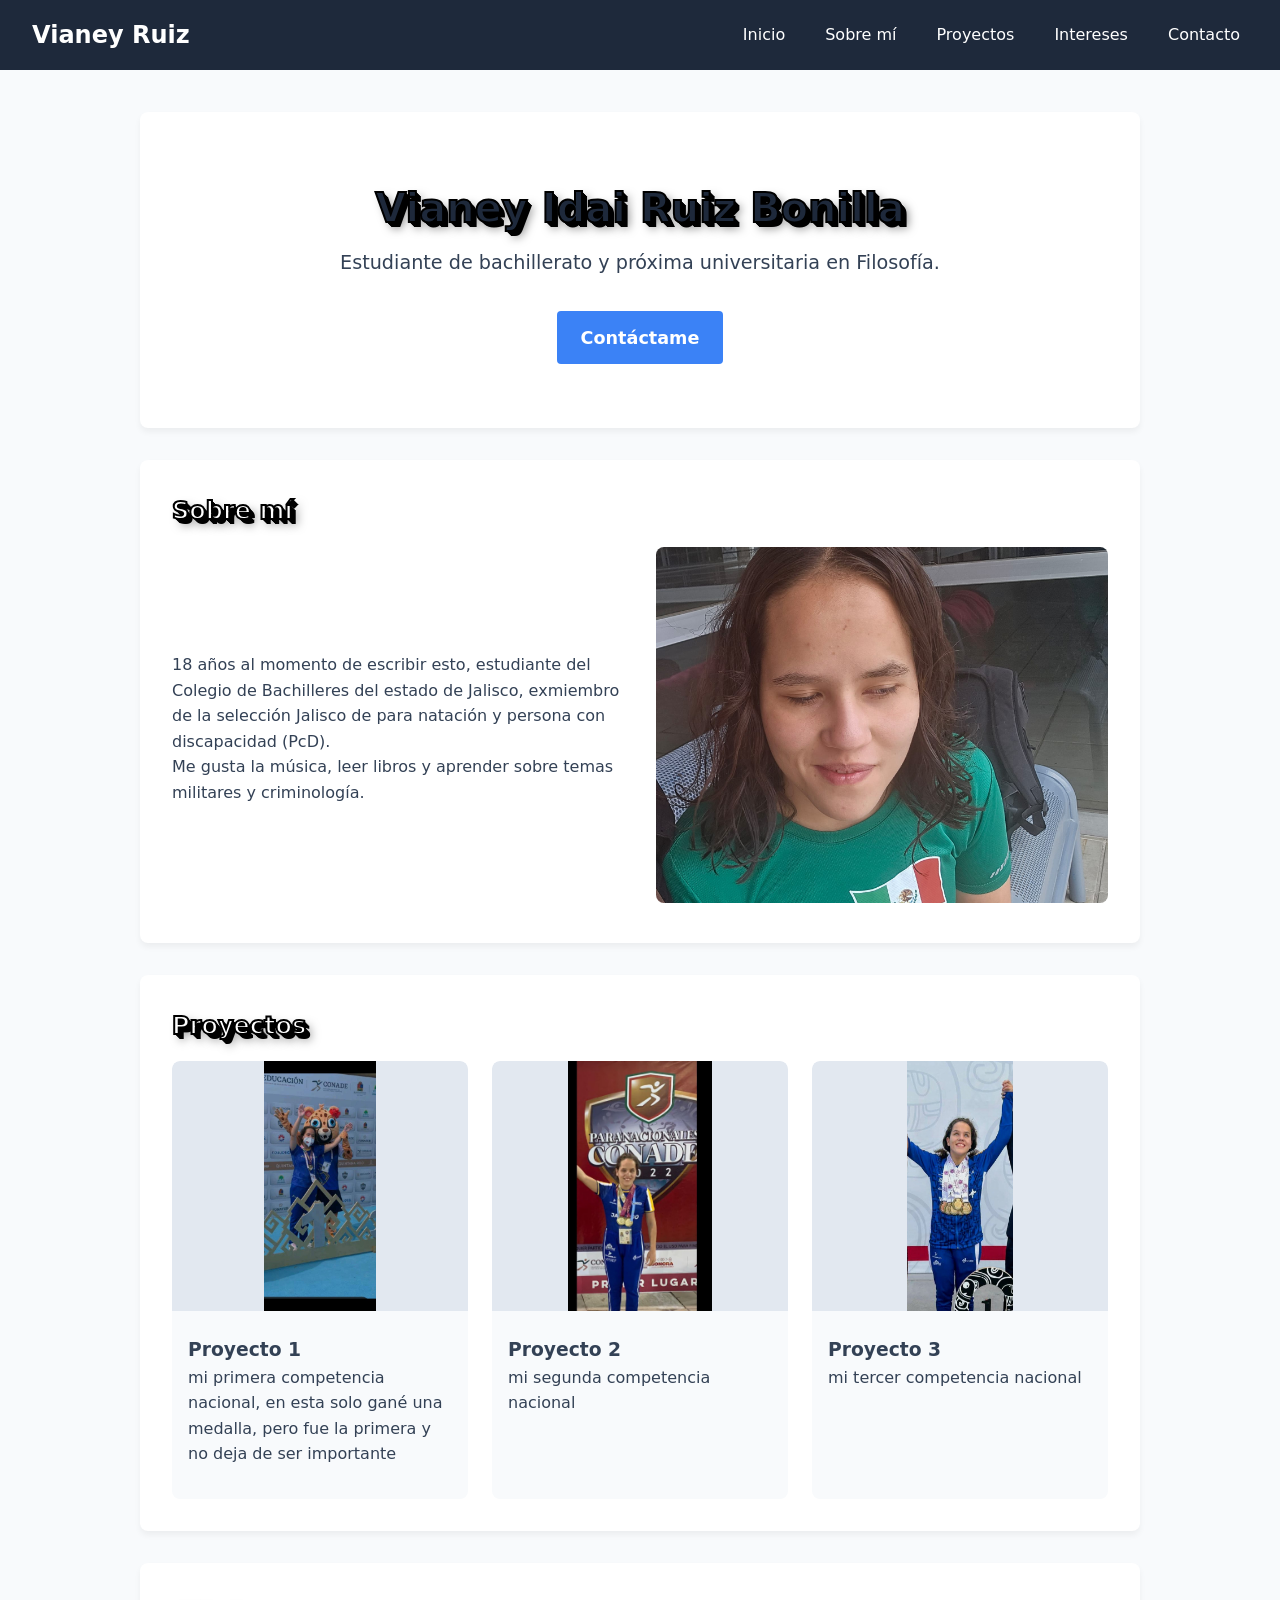
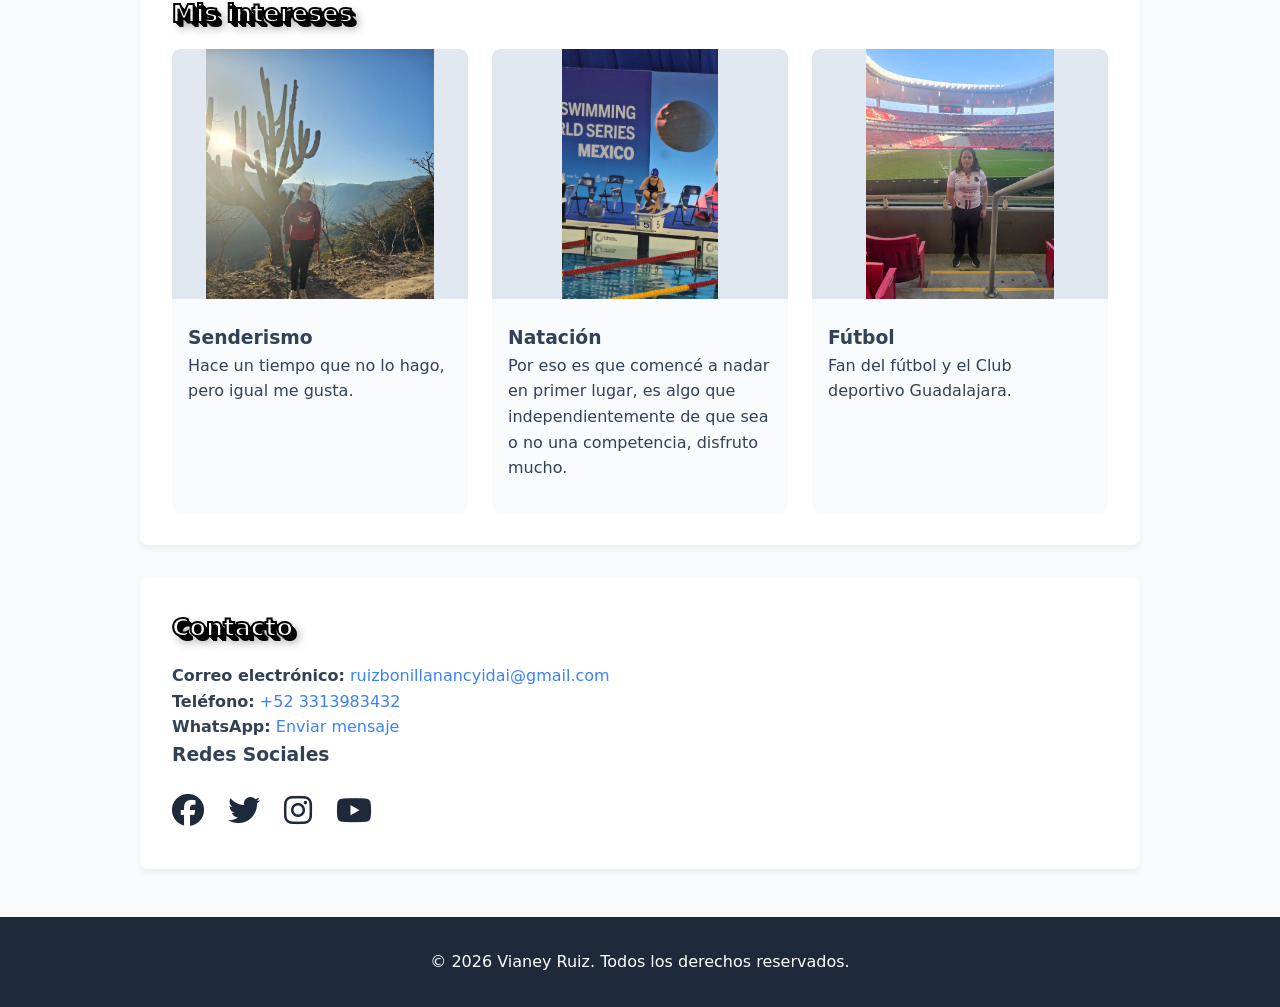
<file: index.html>
<!DOCTYPE html>
<html lang="es">
<head>
    <meta charset="UTF-8">
    <meta name="viewport" content="width=device-width, initial-scale=1.0">
    <title>Vianey Ruiz  </title>
    <!-- Enlace a la librería de íconos Font Awesome -->
    <link rel="stylesheet" href="https://cdnjs.cloudflare.com/ajax/libs/font-awesome/6.4.0/css/all.min.css">
    <link rel="stylesheet" href="style.css">
</head>
<body>

    <!-- Header y Navegación -->
    <header class="main-header">
        <div class="logo">Vianey Ruiz</div>
        <nav class="main-nav">
            <ul>
                <li><a href="#inicio">Inicio</a></li>
                <li><a href="#sobre-mi">Sobre mí</a></li>
                <li><a href="#proyectos">Proyectos</a></li>
                <li><a href="#intereses">Intereses</a></li>
                <li><a href="#contacto">Contacto</a></li>
            </ul>
        </nav>
    </header>

    <main>
        <!-- Sección Inicio -->
        <section id="inicio" class="hero-section">
            <div class="hero-content">
                <h1 class="texto-3d">Vianey Idai Ruiz Bonilla</h1>
                <p>Estudiante de bachillerato y próxima universitaria en Filosofía.</p>
                <a href="#contacto" class="btn-primary">Contáctame</a>
            </div>
        </section>
        <!-- Sección Sobre mí -->
        <section id="sobre-mi" class="section-container">
            <h2  class="texto-3d">Sobre mí</h2>
                
            <div id="content-sobre-mi" class="flex-container">
                <div class="text-half">
                    <p>18 años al momento de escribir esto, estudiante del Colegio de Bachilleres del estado de Jalisco, exmiembro de la selección Jalisco de para natación y persona con discapacidad (PcD).</p>
                    <p>Me gusta la música, leer libros y aprender sobre temas militares y criminología.</p>
                </div>
                <div class="image-half">
                    <img src="Imagen sobre mí.jpeg" alt="Fotografía de Vianey con una camisa de México">
                </div>
            </div>
        </section>

        <!-- Sección Proyectos -->
        <section id="proyectos" class="section-container">
            <h2  class="texto-3d">Proyectos</h2>
                       <div id="content-proyectos" class="gallery-grid">
                <!-- Proyecto 1 -->
                <div class="card">
                    <div class="img-container">
                        <img src="Proyecto uno.jpeg" alt="Fotografía de Vianey en podio con una medalla colgada al cuello, a su lado una botarga de un jaguar">
                        <div class="title-overlay">Paranacionales conade 2021</div>
                    </div>
                    <div class="card-info">
                        <h3>Proyecto 1</h3>
                        <p class="desc-text">mi primera competencia nacional, en esta solo gané una medalla, pero fue la primera y no deja de ser importante</p>
                        <button class="toggle-btn-small">Ver más</button>
                    </div>
                </div>
                
                <!-- Proyecto 2 -->
                <div class="card">
                    <div class="img-container">
                        <img src="Proyecto dos.jpeg" alt="Vianey en podio, tras ella se puede ver el escudo de PARANACIONALES CONADE 2022">
                        <div class="title-overlay">Paranacionales conade 2022</div>
                    </div>
                    <div class="card-info">
                        <h3>Proyecto 2</h3>
                        <p class="desc-text">mi segunda competencia nacional</p>                        
                                            <button class="toggle-btn-small">Ver más</button>
                    </div>
                </div>

                <!-- Proyecto 3 -->
                <div class="card">
                    <div class="img-container">
                        <img src="Proyecto tres.jpeg" alt="Vianey en podio, sus brazos están levantados por encima de su cabeza en forma de V, las manos tomadas o unidas con las de otra persona">
                        <div class="title-overlay">Paranacionales conade 2023</div>
                    </div>
                    <div class="card-info">
                        <h3>Proyecto 3</h3>
                        <p class="desc-text">mi tercer competencia nacional</p>
                        <button class="toggle-btn-small">Ver más</button>
                    </div>
                </div>
            </div>
        </section>

        <!-- Sección Intereses -->
        <section id="intereses" class="section-container">       
                <h2 class="texto-3d">Mis intereses</h2>                
           <div id="content-intereses" class="gallery-grid">
                <!-- Pasatiempo 1 -->
                <div class="card">
                    <img src="Hobby uno.jpeg" alt="Fotografía de Vianey parada en un paisaje árido, al lado de ella un cactus">
                    <div class="card-info">
                        <h3>Senderismo</h3>
                        <p class="desc-text">Hace un tiempo que no lo hago, pero igual me gusta.</p>
                        <button class="toggle-btn-small">Ver más</button>
                    </div>
                </div>

                <!-- Pasatiempo 2 -->
                <div class="card">
                    <img src="Hobby dos.jpeg" alt="Vianey en el banquillo, en posición de salida">
                    <div class="card-info">
                        <h3>Natación</h3>
                        <p class="desc-text">Por eso es que comencé a nadar en primer lugar, es algo que independientemente de que sea o no una competencia, disfruto mucho.</p>
                        <button class="toggle-btn-small">Ver más</button>
                    </div>
                </div>

                <!-- Pasatiempo 3 -->
                <div class="card">
                    <img src="Hobby tres.jpeg" alt="Fotografía de Vianey parada frente a una barrera metálica, se ve un estadio de fútbol">
                    <div class="card-info">
                        <h3>Fútbol</h3>
                        <p class="desc-text">Fan del fútbol y el Club deportivo Guadalajara.</p>
                        <button class="toggle-btn-small">Ver más</button>
                    </div>
                </div>
            </div>
        </section>

        <!-- Sección Contacto -->
        <section id="contacto" class="section-container">
            <h2 class="texto-3d">Contacto</h2>
            <div class="contact-links">
                <p><strong>Correo electrónico:</strong> <a href="mailto:ruizbonillanancyidai@gmail.com">ruizbonillanancyidai@gmail.com</a></p>
                <p><strong>Teléfono:</strong> <a href="tel:+523313983432">+52 3313983432</a></p>
                <p><strong>WhatsApp:</strong> <a href="https://wa.me/+523313983432" target="_blank" rel="noopener noreferrer">Enviar mensaje</a></p>
                
                <h3>Redes Sociales</h3>
                <ul class="social-list">
                    <li><a href="https://www.facebook.com/profile.php?id=100072740932085" target="_blank" aria-label="Facebook"><i class="fab fa-facebook"></i></a></li>
                    <li><a href="https://x.com/crack17000" target="_blank" aria-label="Twitter"><i class="fab fa-twitter"></i></a></li>
                    <li><a href="https://www.instagram.com/vianey_fantasmaa/" target="_blank" aria-label="Instagram"><i class="fab fa-instagram"></i></a></li>
                    <li><a href="https://www.youtube.com/@rb-l7n" target="_blank" aria-label="YouTube"><i class="fab fa-youtube"></i></a></li>
                </ul>
            </div>
        </section>
    </main>

    <!-- Pie de página con derechos reservados -->
    <footer class="main-footer">
        <p>&copy; 2026 Vianey Ruiz. Todos los derechos reservados.</p>
    </footer>

   <script src="script.js"></script>
</body>
</html>
</file>
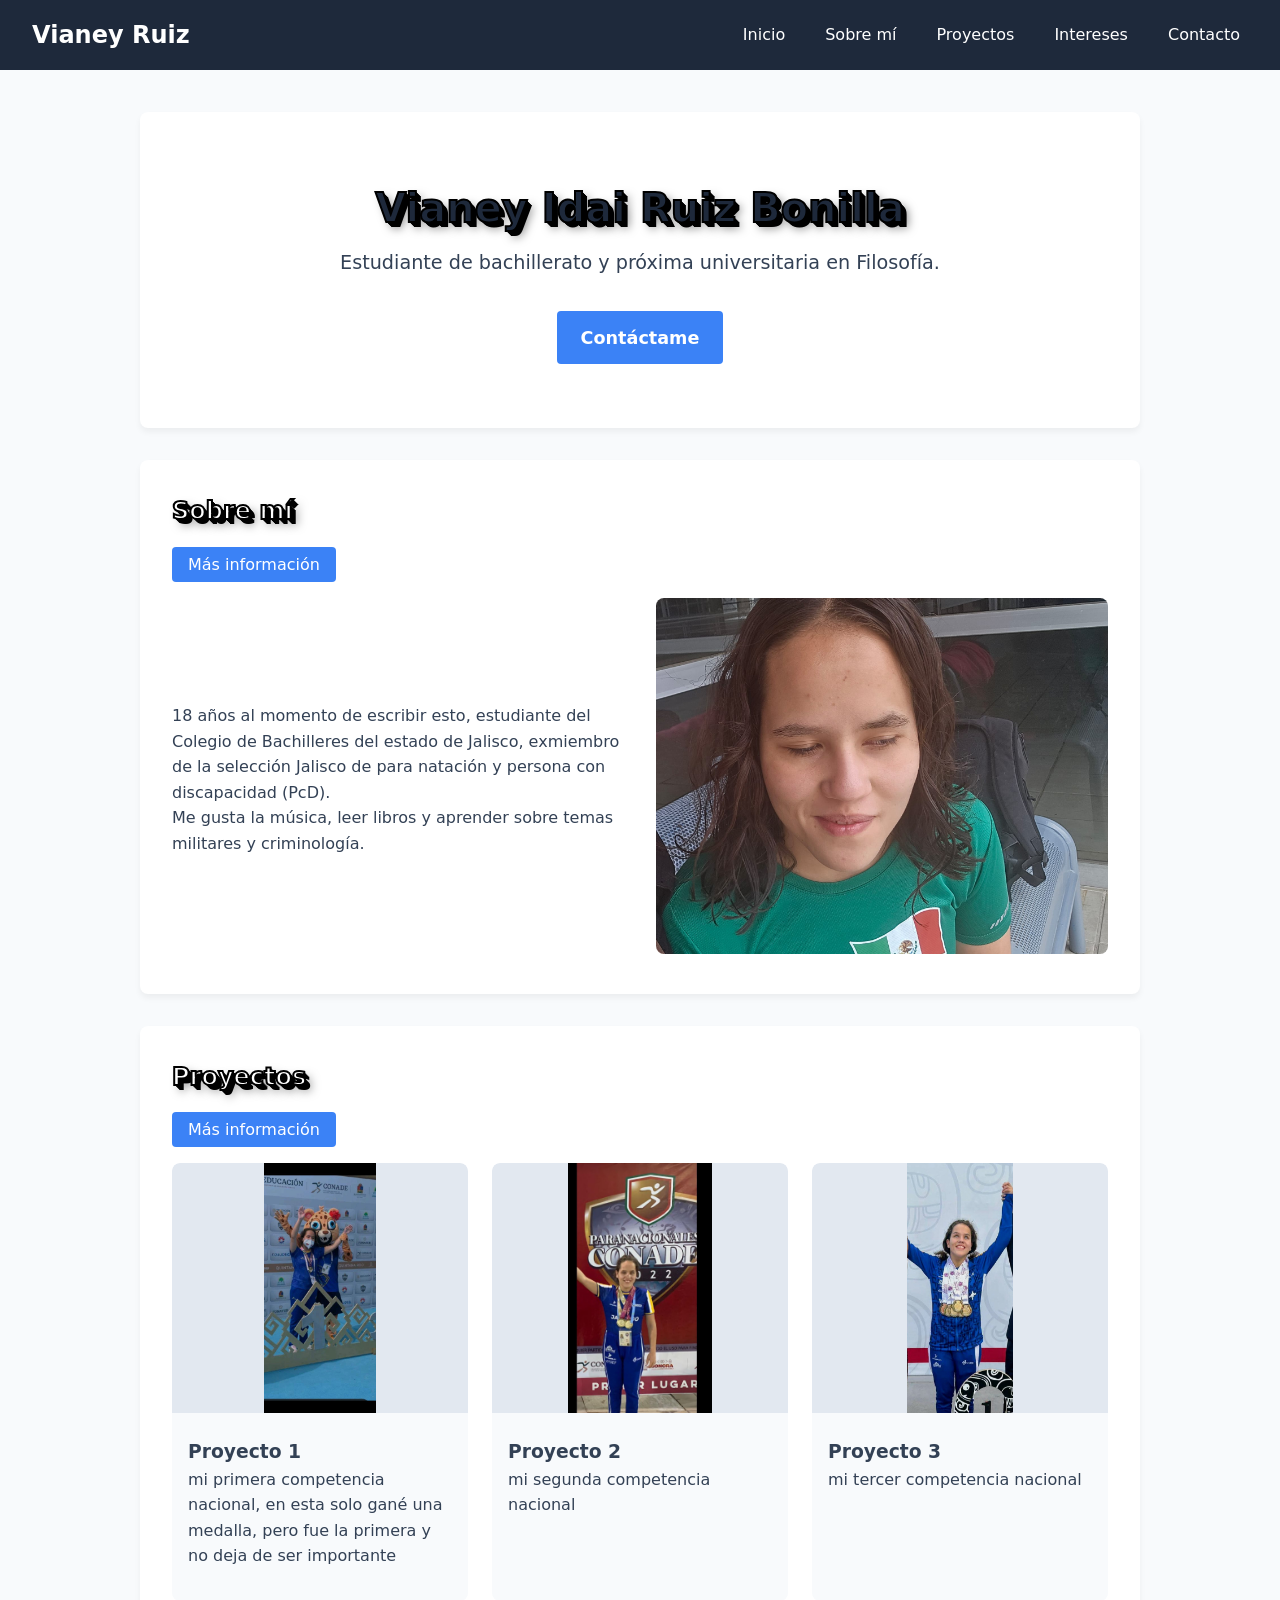
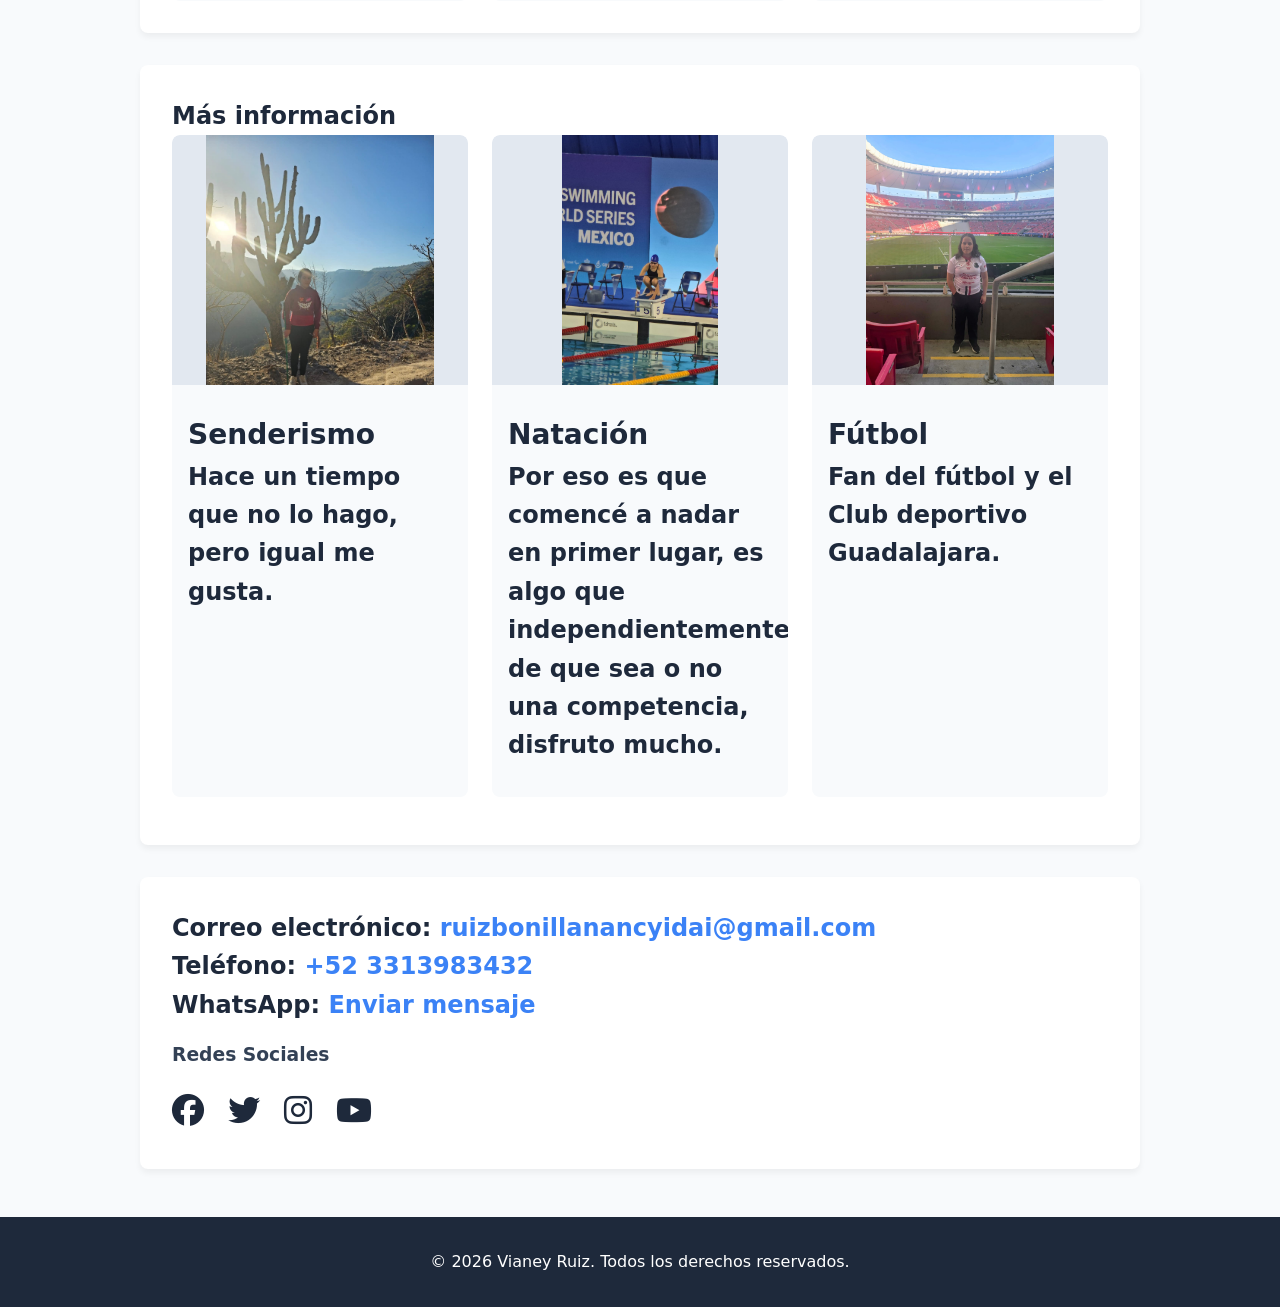
<file: Index.html.html>
<!DOCTYPE html>
<html lang="es">
<head>
    <meta charset="UTF-8">
    <meta name="viewport" content="width=device-width, initial-scale=1.0">
    <title>Vianey Ruiz  </title>
    <!-- Enlace a la librería de íconos Font Awesome -->
    <link rel="stylesheet" href="https://cdnjs.cloudflare.com/ajax/libs/font-awesome/6.4.0/css/all.min.css">
    <link rel="stylesheet" href="style.css">
</head>
<body>

    <!-- Header y Navegación -->
    <header class="main-header">
        <div class="logo">Vianey Ruiz</div>
        <nav class="main-nav">
            <ul>
                <li><a href="#inicio">Inicio</a></li>
                <li><a href="#sobre-mi">Sobre mí</a></li>
                <li><a href="#proyectos">Proyectos</a></li>
                <li><a href="#intereses">Intereses</a></li>
                <li><a href="#contacto">Contacto</a></li>
            </ul>
        </nav>
    </header>

    <main>
        <!-- Sección Inicio -->
        <section id="inicio" class="hero-section">
            <div class="hero-content">
                <h1 class="texto-3d">Vianey Idai Ruiz Bonilla</h1>
                <p>Estudiante de bachillerato y próxima universitaria en Filosofía.</p>
                <a href="#contacto" class="btn-primary">Contáctame</a>
            </div>
        </section>
        <!-- Sección Sobre mí -->
        <section id="sobre-mi" class="section-container">
            <h2  class="texto-3d">Sobre mí</h2>
            <button class="toggle-btn" aria-expanded="false" aria-controls="content-sobre-mi">Más información</button>
            
            <div id="content-sobre-mi" class="content-hidden flex-container">
                <div class="text-half">
                    <p>18 años al momento de escribir esto, estudiante del Colegio de Bachilleres del estado de Jalisco, exmiembro de la selección Jalisco de para natación y persona con discapacidad (PcD).</p>
                    <p>Me gusta la música, leer libros y aprender sobre temas militares y criminología.</p>
                </div>
                <div class="image-half">
                    <img src="Imagen sobre mí.jpeg" alt="Fotografía de Vianey con una camisa de México">
                </div>
            </div>
        </section>

        <!-- Sección Proyectos -->
        <section id="proyectos" class="section-container">
            <h2  class="texto-3d">Proyectos</h2>
            <button class="toggle-btn" aria-expanded="false" aria-controls="content-proyectos">Más información</button>

            <div id="content-proyectos" class="content-hidden gallery-grid">
                <!-- Proyecto 1 -->
                <div class="card">
                    <div class="img-container">
                        <img src="Proyecto uno.jpeg" alt="Fotografía de Vianey en podio con una medalla colgada al cuello, a su lado una botarga de un jaguar">
                        <div class="title-overlay">Paranacionales conade 2021</div>
                    </div>
                    <div class="card-info">
                        <h3>Proyecto 1</h3>
                        <p class="desc-text">mi primera competencia nacional, en esta solo gané una medalla, pero fue la primera y no deja de ser importante</p>
                        <button class="toggle-btn-small">Ver más</button>
                    </div>
                </div>
                
                <!-- Proyecto 2 -->
                <div class="card">
                    <div class="img-container">
                        <img src="Proyecto dos.jpeg" alt="Vianey en podio, tras ella se puede ver el escudo de PARANACIONALES CONADE 2022">
                        <div class="title-overlay">Paranacionales conade 2022</div>
                    </div>
                    <div class="card-info">
                        <h3>Proyecto 2</h3>
                        <p class="desc-text">mi segunda competencia nacional</p>                        
                                            <button class="toggle-btn-small">Ver más</button>
                    </div>
                </div>

                <!-- Proyecto 3 -->
                <div class="card">
                    <div class="img-container">
                        <img src="Proyecto tres.jpeg" alt="Vianey en podio, sus brazos están levantados por encima de su cabeza en forma de "V", las manos tomadas o unidas con las de otra persona">
                        <div class="title-overlay">Paranacionales conade 2023</div>
                    </div>
                    <div class="card-info">
                        <h3>Proyecto 3</h3>
                        <p class="desc-text">mi tercer competencia nacional</p>
                        <button class="toggle-btn-small">Ver más</button>
                    </div>
                </div>
            </div>
        </section>

        <!-- Sección Intereses -->
        <section id="intereses" class="section-container">
            <h2 class="texto-3d>Mis intereses</h2>
            <button class="toggle-btn" aria-expanded="false" aria-controls="content-intereses">Más información</button>

            <div id="content-intereses" class="content-hidden gallery-grid">
                <!-- Pasatiempo 1 -->
                <div class="card">
                    <img src="Hobby uno.jpeg" alt="Fotografía de Vianey parada en un paisaje árido, al lado de ella un cactus">
                    <div class="card-info">
                        <h3>Senderismo</h3>
                        <p class="desc-text">Hace un tiempo que no lo hago, pero igual me gusta.</p>
                        <button class="toggle-btn-small">Ver más</button>
                    </div>
                </div>

                <!-- Pasatiempo 2 -->
                <div class="card">
                    <img src="Hobby dos.jpeg" alt="Vianey en el banquillo, en posición de salida">
                    <div class="card-info">
                        <h3>Natación</h3>
                        <p class="desc-text">Por eso es que comencé a nadar en primer lugar, es algo que independientemente de que sea o no una competencia, disfruto mucho.</p>
                        <button class="toggle-btn-small">Ver más</button>
                    </div>
                </div>

                <!-- Pasatiempo 3 -->
                <div class="card">
                    <img src="Hobby tres.jpeg" alt="Fotografía de Vianey parada frente a una barrera metálica, se ve un estadio de fútbol">
                    <div class="card-info">
                        <h3>Fútbol</h3>
                        <p class="desc-text">Fan del fútbol y el Club deportivo Guadalajara.</p>
                        <button class="toggle-btn-small">Ver más</button>
                    </div>
                </div>
            </div>
        </section>

        <!-- Sección Contacto -->
        <section id="contacto" class="section-container">
            <h2 class="texto-3d>Contacto</h2>
            <div class="contact-links">
                <p><strong>Correo electrónico:</strong> <a href="mailto:ruizbonillanancyidai@gmail.com">ruizbonillanancyidai@gmail.com</a></p>
                <p><strong>Teléfono:</strong> <a href="tel:+523313983432">+52 3313983432</a></p>
                <p><strong>WhatsApp:</strong> <a href="https://wa.me/+523313983432" target="_blank" rel="noopener noreferrer">Enviar mensaje</a></p>
                
                <h3>Redes Sociales</h3>
                <ul class="social-list">
                    <li><a href="https://www.facebook.com/profile.php?id=100072740932085" target="_blank" aria-label="Facebook"><i class="fab fa-facebook"></i></a></li>
                    <li><a href="https://x.com/crack17000" target="_blank" aria-label="Twitter"><i class="fab fa-twitter"></i></a></li>
                    <li><a href="https://www.instagram.com/vianey_fantasmaa/" target="_blank" aria-label="Instagram"><i class="fab fa-instagram"></i></a></li>
                    <li><a href="https://www.youtube.com/@rb-l7n" target="_blank" aria-label="YouTube"><i class="fab fa-youtube"></i></a></li>
                </ul>
            </div>
        </section>
    </main>

    <!-- Pie de página con derechos reservados -->
    <footer class="main-footer">
        <p>&copy; 2026 Vianey Ruiz. Todos los derechos reservados.</p>
    </footer>

    <script src="script.js"></script>
</body>
</html>
</file>
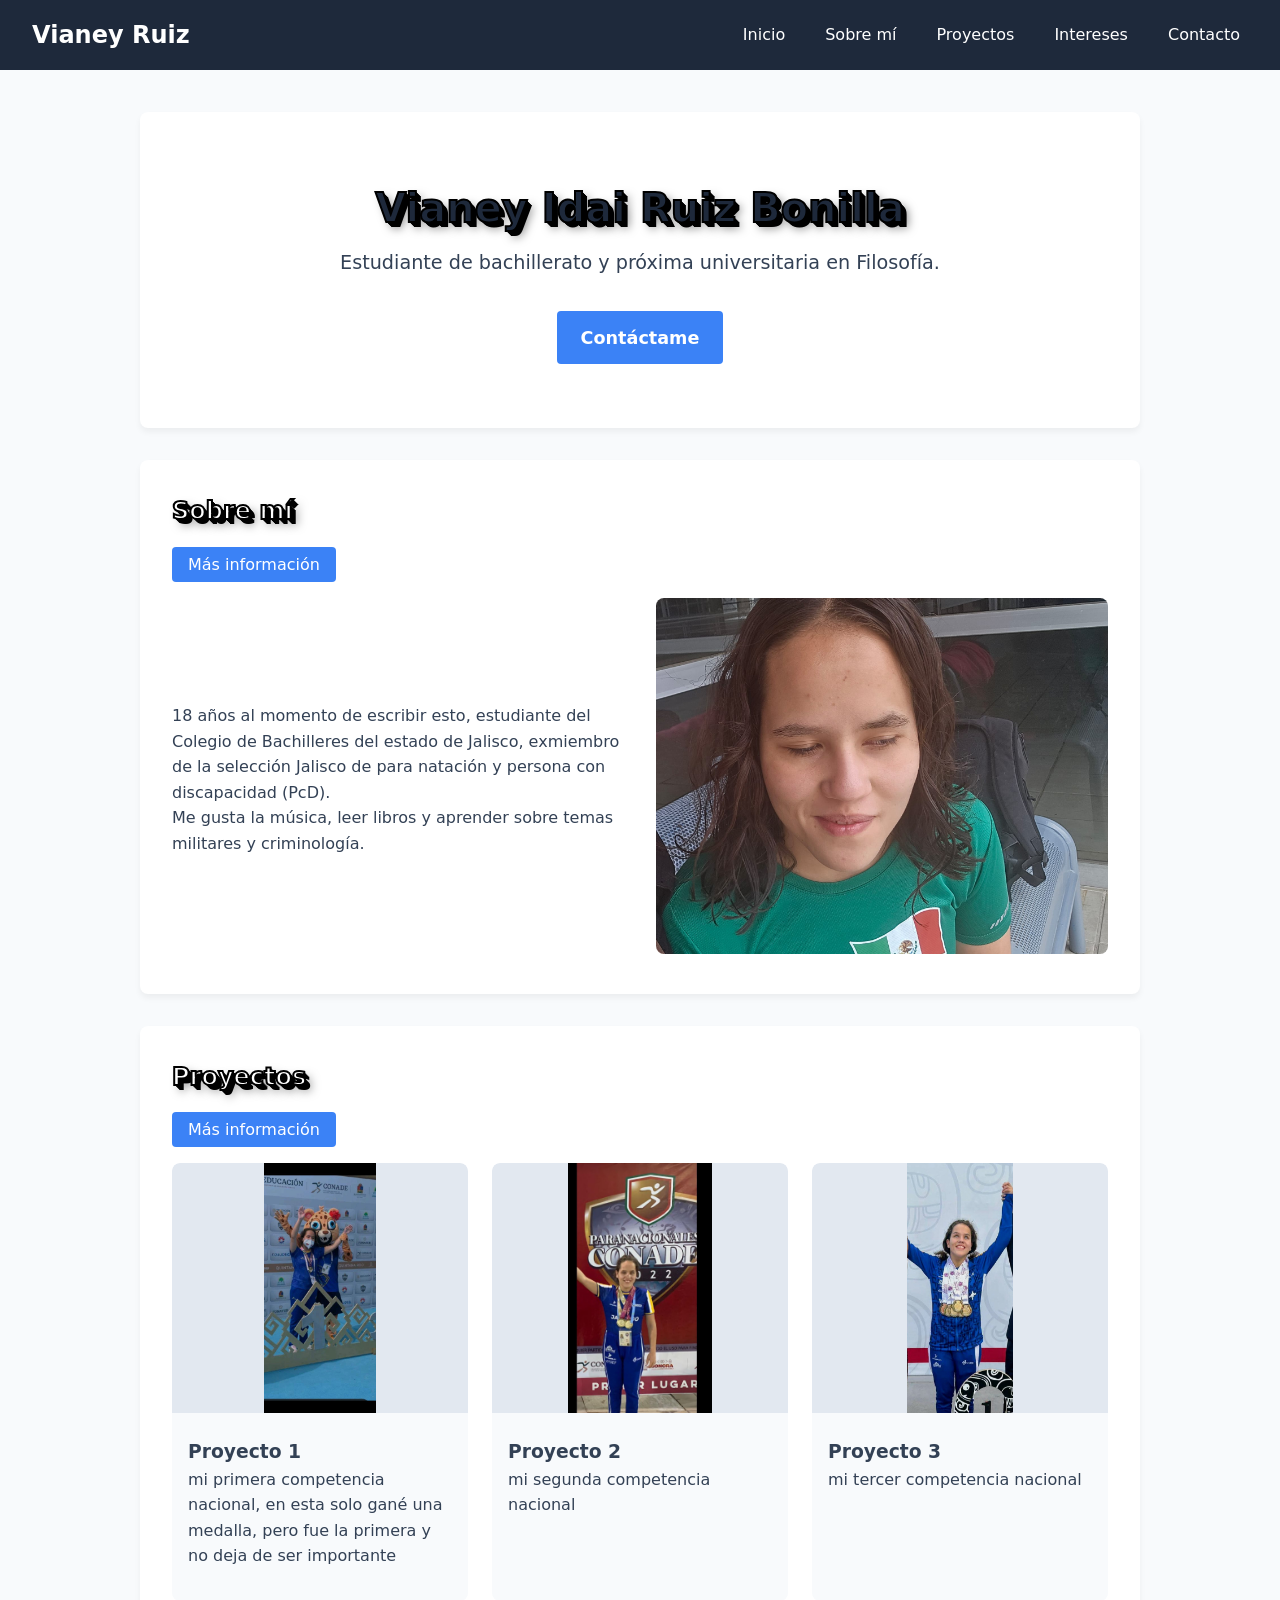
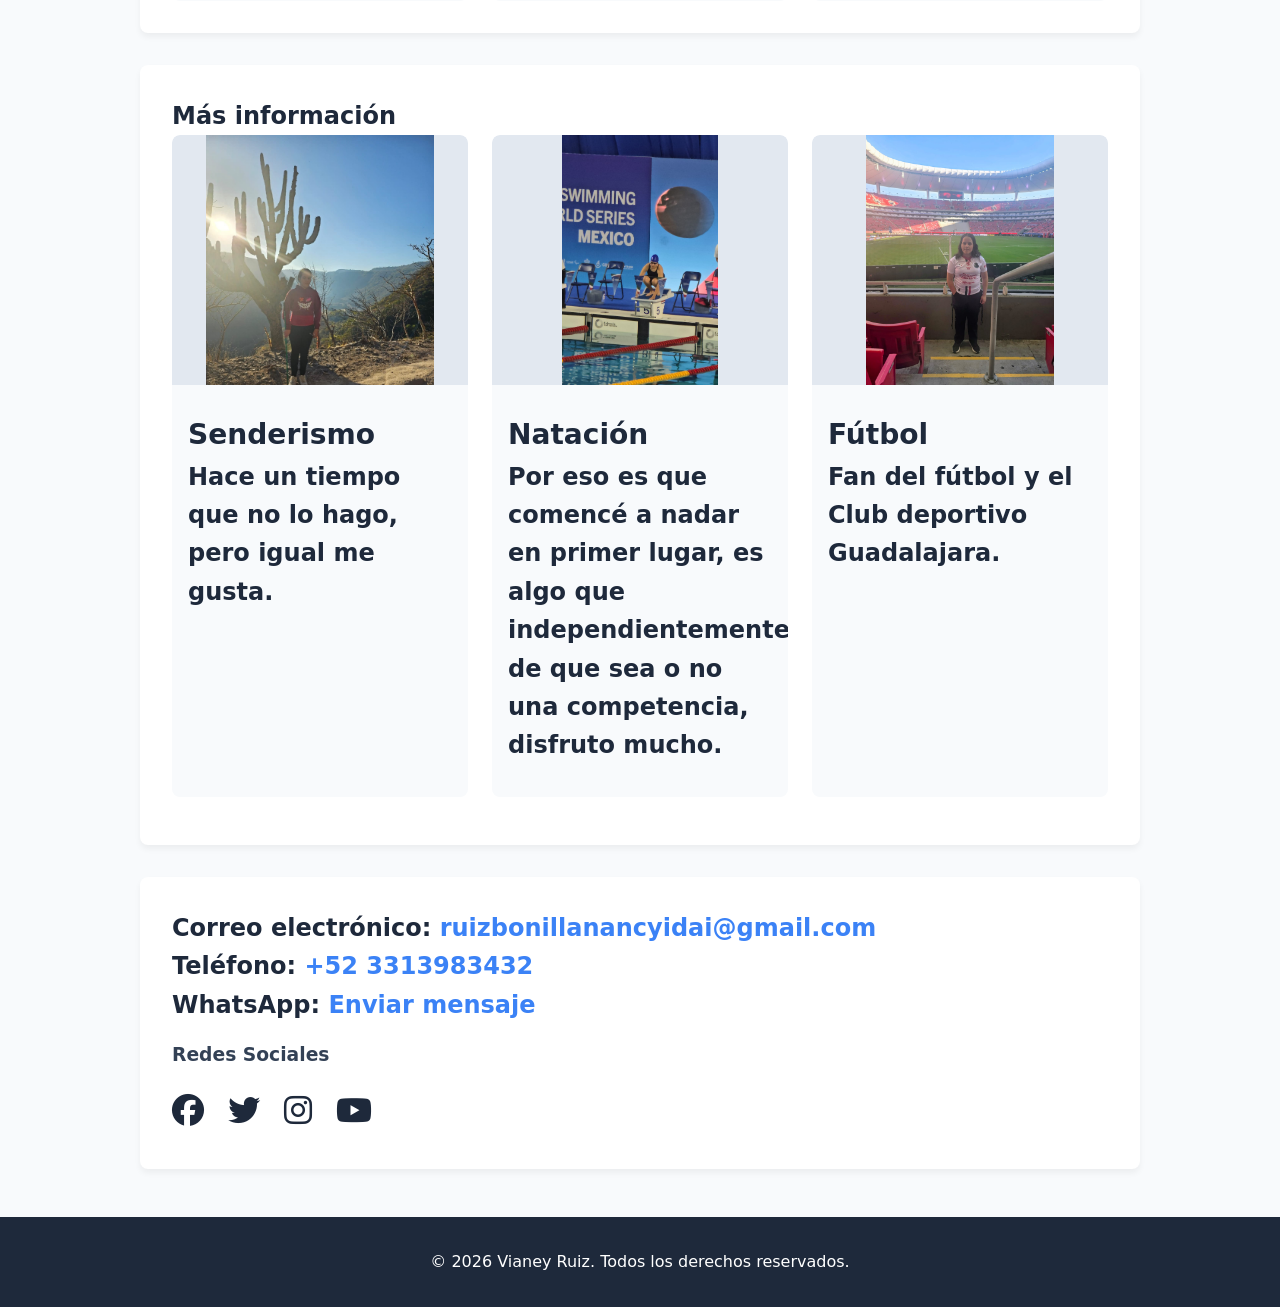
<file: ndex.html.html>
<!DOCTYPE html>
<html lang="es">
<head>
    <meta charset="UTF-8">
    <meta name="viewport" content="width=device-width, initial-scale=1.0">
    <title>Vianey Ruiz  </title>
    <!-- Enlace a la librería de íconos Font Awesome -->
    <link rel="stylesheet" href="https://cdnjs.cloudflare.com/ajax/libs/font-awesome/6.4.0/css/all.min.css">
    <link rel="stylesheet" href="style.css">
</head>
<body>

    <!-- Header y Navegación -->
    <header class="main-header">
        <div class="logo">Vianey Ruiz</div>
        <nav class="main-nav">
            <ul>
                <li><a href="#inicio">Inicio</a></li>
                <li><a href="#sobre-mi">Sobre mí</a></li>
                <li><a href="#proyectos">Proyectos</a></li>
                <li><a href="#intereses">Intereses</a></li>
                <li><a href="#contacto">Contacto</a></li>
            </ul>
        </nav>
    </header>

    <main>
        <!-- Sección Inicio -->
        <section id="inicio" class="hero-section">
            <div class="hero-content">
                <h1 class="texto-3d">Vianey Idai Ruiz Bonilla</h1>
                <p>Estudiante de bachillerato y próxima universitaria en Filosofía.</p>
                <a href="#contacto" class="btn-primary">Contáctame</a>
            </div>
        </section>
        <!-- Sección Sobre mí -->
        <section id="sobre-mi" class="section-container">
            <h2  class="texto-3d">Sobre mí</h2>
            <button class="toggle-btn" aria-expanded="false" aria-controls="content-sobre-mi">Más información</button>
            
            <div id="content-sobre-mi" class="content-hidden flex-container">
                <div class="text-half">
                    <p>18 años al momento de escribir esto, estudiante del Colegio de Bachilleres del estado de Jalisco, exmiembro de la selección Jalisco de para natación y persona con discapacidad (PcD).</p>
                    <p>Me gusta la música, leer libros y aprender sobre temas militares y criminología.</p>
                </div>
                <div class="image-half">
                    <img src="Imagen sobre mí.jpeg" alt="Fotografía de Vianey con una camisa de México">
                </div>
            </div>
        </section>

        <!-- Sección Proyectos -->
        <section id="proyectos" class="section-container">
            <h2  class="texto-3d">Proyectos</h2>
            <button class="toggle-btn" aria-expanded="false" aria-controls="content-proyectos">Más información</button>

            <div id="content-proyectos" class="content-hidden gallery-grid">
                <!-- Proyecto 1 -->
                <div class="card">
                    <div class="img-container">
                        <img src="Proyecto uno.jpeg" alt="Fotografía de Vianey en podio con una medalla colgada al cuello, a su lado una botarga de un jaguar">
                        <div class="title-overlay">Paranacionales conade 2021</div>
                    </div>
                    <div class="card-info">
                        <h3>Proyecto 1</h3>
                        <p class="desc-text">mi primera competencia nacional, en esta solo gané una medalla, pero fue la primera y no deja de ser importante</p>
                        <button class="toggle-btn-small">Ver más</button>
                    </div>
                </div>
                
                <!-- Proyecto 2 -->
                <div class="card">
                    <div class="img-container">
                        <img src="Proyecto dos.jpeg" alt="Vianey en podio, tras ella se puede ver el escudo de PARANACIONALES CONADE 2022">
                        <div class="title-overlay">Paranacionales conade 2022</div>
                    </div>
                    <div class="card-info">
                        <h3>Proyecto 2</h3>
                        <p class="desc-text">mi segunda competencia nacional</p>                        
                                            <button class="toggle-btn-small">Ver más</button>
                    </div>
                </div>

                <!-- Proyecto 3 -->
                <div class="card">
                    <div class="img-container">
                        <img src="Proyecto tres.jpeg" alt="Vianey en podio, sus brazos están levantados por encima de su cabeza en forma de "V", las manos tomadas o unidas con las de otra persona">
                        <div class="title-overlay">Paranacionales conade 2023</div>
                    </div>
                    <div class="card-info">
                        <h3>Proyecto 3</h3>
                        <p class="desc-text">mi tercer competencia nacional</p>
                        <button class="toggle-btn-small">Ver más</button>
                    </div>
                </div>
            </div>
        </section>

        <!-- Sección Intereses -->
        <section id="intereses" class="section-container">
            <h2 class="texto-3d>Mis intereses</h2>
            <button class="toggle-btn" aria-expanded="false" aria-controls="content-intereses">Más información</button>

            <div id="content-intereses" class="content-hidden gallery-grid">
                <!-- Pasatiempo 1 -->
                <div class="card">
                    <img src="Hobby uno.jpeg" alt="Fotografía de Vianey parada en un paisaje árido, al lado de ella un cactus">
                    <div class="card-info">
                        <h3>Senderismo</h3>
                        <p class="desc-text">Hace un tiempo que no lo hago, pero igual me gusta.</p>
                        <button class="toggle-btn-small">Ver más</button>
                    </div>
                </div>

                <!-- Pasatiempo 2 -->
                <div class="card">
                    <img src="Hobby dos.jpeg" alt="Vianey en el banquillo, en posición de salida">
                    <div class="card-info">
                        <h3>Natación</h3>
                        <p class="desc-text">Por eso es que comencé a nadar en primer lugar, es algo que independientemente de que sea o no una competencia, disfruto mucho.</p>
                        <button class="toggle-btn-small">Ver más</button>
                    </div>
                </div>

                <!-- Pasatiempo 3 -->
                <div class="card">
                    <img src="Hobby tres.jpeg" alt="Fotografía de Vianey parada frente a una barrera metálica, se ve un estadio de fútbol">
                    <div class="card-info">
                        <h3>Fútbol</h3>
                        <p class="desc-text">Fan del fútbol y el Club deportivo Guadalajara.</p>
                        <button class="toggle-btn-small">Ver más</button>
                    </div>
                </div>
            </div>
        </section>

        <!-- Sección Contacto -->
        <section id="contacto" class="section-container">
            <h2 class="texto-3d>Contacto</h2>
            <div class="contact-links">
                <p><strong>Correo electrónico:</strong> <a href="mailto:ruizbonillanancyidai@gmail.com">ruizbonillanancyidai@gmail.com</a></p>
                <p><strong>Teléfono:</strong> <a href="tel:+523313983432">+52 3313983432</a></p>
                <p><strong>WhatsApp:</strong> <a href="https://wa.me/+523313983432" target="_blank" rel="noopener noreferrer">Enviar mensaje</a></p>
                
                <h3>Redes Sociales</h3>
                <ul class="social-list">
                    <li><a href="https://www.facebook.com/profile.php?id=100072740932085" target="_blank" aria-label="Facebook"><i class="fab fa-facebook"></i></a></li>
                    <li><a href="https://x.com/crack17000" target="_blank" aria-label="Twitter"><i class="fab fa-twitter"></i></a></li>
                    <li><a href="https://www.instagram.com/vianey_fantasmaa/" target="_blank" aria-label="Instagram"><i class="fab fa-instagram"></i></a></li>
                    <li><a href="https://www.youtube.com/@rb-l7n" target="_blank" aria-label="YouTube"><i class="fab fa-youtube"></i></a></li>
                </ul>
            </div>
        </section>
    </main>

    <!-- Pie de página con derechos reservados -->
    <footer class="main-footer">
        <p>&copy; 2026 Vianey Ruiz. Todos los derechos reservados.</p>
    </footer>

    <script src="script.js"></script>
</body>
</html>
</file>
<file: style.css>
/* Variables de color dinámicas */
:root {
    --primary-color: #1e293b; /* Azul marino oscuro */
    --accent-color: #3b82f6; /* Azul vibrante */
    --bg-color: #f8fafc; /* Gris muy claro */
    --text-color: #334155;
    --white: #ffffff;
}

* {
    box-sizing: border-box;
    margin: 0;
    padding: 0;
    font-family: 'Segoe UI', system-ui, sans-serif;
}

body {
    background-color: var(--bg-color);
    color: var(--text-color);
    line-height: 1.6;
    padding-top: 80px; /* Espacio para el header fijo */
}

/* Header fijo */
.main-header {
    position: fixed;
    top: 0;
    left: 0;
    width: 100%;
    background-color: var(--primary-color);
    color: var(--white);
    display: flex;
    justify-content: space-between;
    align-items: center;
    padding: 1rem 2rem;
    z-index: 1000;
}

.main-header .logo {
    font-size: 1.5rem;
    font-weight: bold;
}

.main-nav ul {
    list-style: none;
    display: flex;
    gap: 1.5rem;
}

.main-nav a {
    color: var(--white);
    text-decoration: none;
    font-weight: 500;
    padding: 0.5rem;
}

.main-nav a:hover, .main-nav a:focus {
    color: var(--accent-color);
}

/* Secciones generales */
.section-container {
    max-width: 1000px;
    margin: 2rem auto;
    padding: 2rem;
    background-color: var(--white);
    border-radius: 8px;
    box-shadow: 0 4px 6px rgba(0,0,0,0.05);
}

h2 {
    color: var(--primary-color);
    margin-bottom: 1rem;
}

/* Botones */
button {
    background-color: var(--accent-color);
    color: var(--white);
    border: none;
    padding: 0.5rem 1rem;
    border-radius: 4px;
    cursor: pointer;
    font-size: 1rem;
    margin-bottom: 1rem;
}

button:hover, button:focus {
    background-color: #2563eb;
    outline: 2px solid var(--primary-color);
}

/* Ocultar contenido dinámicamente */
.content-hidden {
    display: none;
}

.content-visible {
    display: block;
}

/* Flex para la sección Sobre mí */
.flex-container {
    display: flex;
    gap: 2rem;
    align-items: center;
}

.text-half, .image-half {
    flex: 1;
}

.image-half img {
    width: 100%;
    border-radius: 8px;
}

/* Cuadrícula para Proyectos e Intereses */
.gallery-grid {
    display: grid;
    grid-template-columns: repeat(auto-fit, minmax(280px, 1fr));
    gap: 1.5rem;
}

.card {
    background: var(--bg-color);
    border-radius: 8px;
    overflow: hidden;
    padding-bottom: 1rem;
}

.card img {
    width: 100%;
    height: 250px; /* Aumentamos un poco la altura */
    object-fit: contain; /* Esto evita cualquier recorte */
    background-color: #e2e8f0; /* Fondo gris claro para los espacios vacíos */
    border-radius: 8px 8px 0 0;
}

.card-info {
    padding: 1rem;
}

/* Efecto Hover / Zoom en imágenes de proyectos */
.img-container {
    position: relative;
    overflow: hidden; /* Esto asegura que el zoom no se salga del borde */
}

.img-container img {
    transition: transform 0.4s ease;
}

.title-overlay {
    position: absolute;
    top: 50%;
    left: 50%;
    transform: translate(-50%, -50%);
    background-color: rgba(30, 41, 59, 0.85);
    color: white;
    padding: 0.5rem 1rem;
    font-weight: bold;
    border-radius: 4px;
    opacity: 0;
    transition: opacity 0.4s ease;
    text-align: center;
    width: 80%;
}

.img-container:hover img, .img-container:focus-within img {
    transform: scale(1.15); /* Este es el zoom */
}

.img-container:hover .title-overlay, .img-container:focus-within .title-overlay {
    opacity: 1;
}

/* Enlaces */
a {
    color: var(--accent-color);
    text-decoration: none;
}
a:hover, a:focus {
    text-decoration: underline;
}

/* Estilos para los íconos de Redes Sociales */
.social-list {
    list-style: none;
    display: flex;
    gap: 1.5rem;
    margin-top: 1rem;
}

.social-list a {
    font-size: 2rem; /* Tamaño de los íconos */
    color: var(--primary-color);
    transition: color 0.3s ease;
}

.social-list a:hover, .social-list a:focus {
    color: var(--accent-color);
}

/* Estilos para el Footer (Derechos reservados) */
.main-footer {
    text-align: center;
    padding: 2rem;
    background-color: var(--primary-color);
    color: var(--white);
    margin-top: 3rem;
}

/* Responsive (Celulares) */
@media (max-width: 768px) {
    .main-header {
        flex-direction: column;
        padding: 1rem;
    }
    
    .main-nav ul {
        flex-direction: column;
        align-items: center;
        gap: 0.5rem;
        margin-top: 1rem;
    }

    body {
        padding-top: 140px;
    }

    .flex-container {
        flex-direction: column;
    }

    /* Ocultar textos en móvil y mostrar botón Ver más */
    .desc-text {
        display: none;
    }
    
    .desc-text.show {
        display: block;
        margin-bottom: 1rem;
    }
}

/* En pantallas grandes ocultamos el botoncito de 'ver más' de las tarjetas para que el texto siempre se vea */
@media (min-width: 769px) {
    .toggle-btn-small {
        display: none;
    }
}    /* Estilos para la sección Inicio (Hero) */
.hero-section {
    text-align: center;
    padding: 4rem 2rem;
    background-color: var(--white);
    border-radius: 8px;
    box-shadow: 0 4px 6px rgba(0,0,0,0.05);
    max-width: 1000px;
    margin: 2rem auto;
}

.hero-section h1 {
    color: var(--primary-color);
    font-size: 2.5rem;
    margin-bottom: 0.5rem;
}

.hero-section p {
    font-size: 1.2rem;
    color: var(--text-color);
    margin-bottom: 2rem;
}

/* Estilo para el botón de Contáctame */
.btn-primary {
    display: inline-block;
    background-color: var(--accent-color);
    color: var(--white);
    padding: 0.8rem 1.5rem;
    border-radius: 4px;
    font-weight: bold;
    font-size: 1.1rem;
    transition: background-color 0.3s ease;
}

.btn-primary:hover, .btn-primary:focus {
    background-color: #2563eb;
    text-decoration: none;
    outline: 2px solid var(--primary-color);}
    .texto-3d {
    color: var(--white); /* 1. El color de relleno de la letra (Blanco) */
    
    /* 2. El borde de la letra (Negro de 2 pixeles) */
    -webkit-text-stroke: 2px #000000; 
    
    /* 3. La magia del 3D: múltiples sombras apiladas */
    text-shadow: 
        1px 1px 0 #000000,
        2px 2px 0 #000000,
        3px 3px 0 #000000,
        4px 4px 0 #000000,
        5px 5px 0 #000000,
        6px 6px 10px rgba(0, 0, 0, 0.5); /* Sombra difuminada al final para más realismo */
}
</file>
